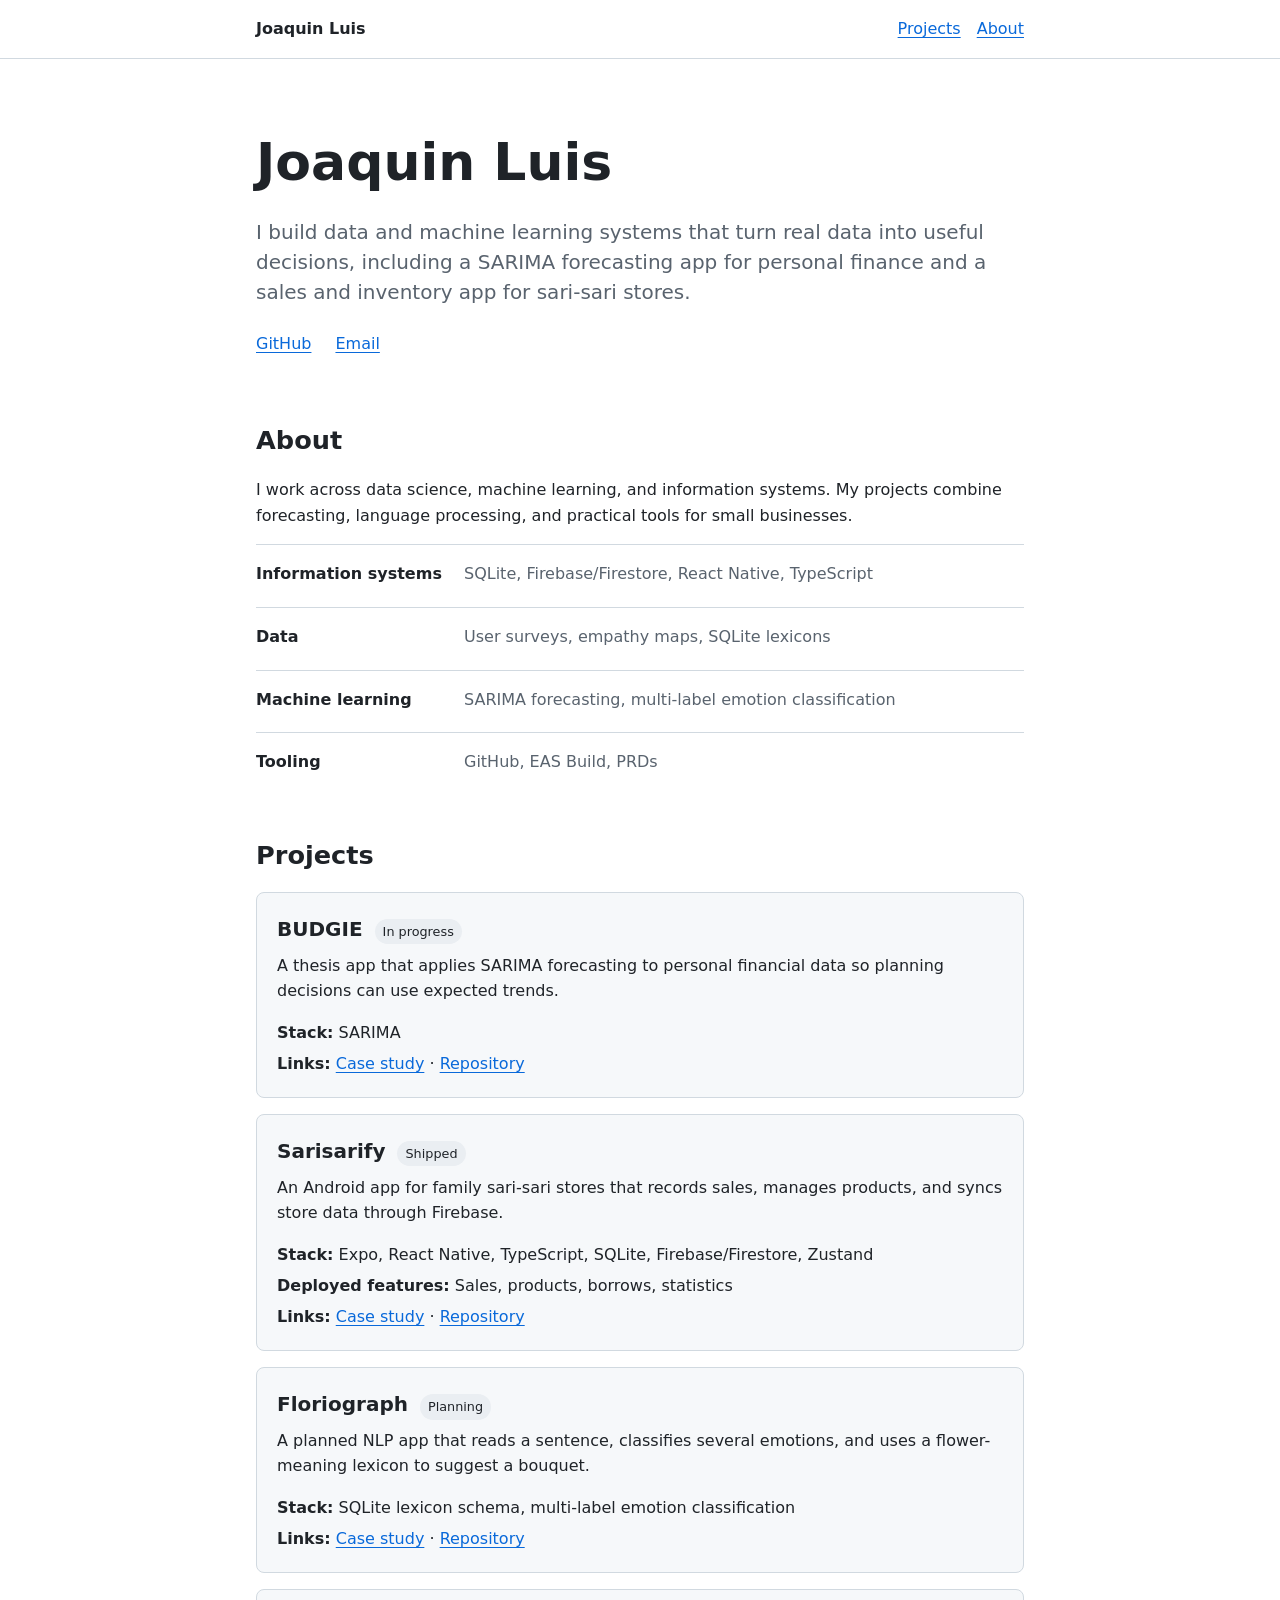
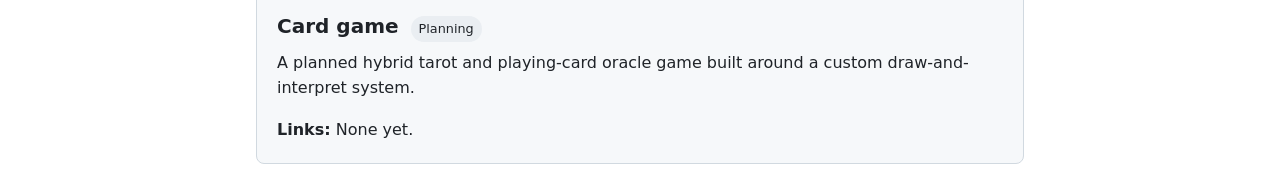
<file: index.html>
<!doctype html>
<html lang="en">
<head>
  <meta charset="utf-8">
  <meta name="viewport" content="width=device-width, initial-scale=1">
  <meta name="description" content="Portfolio of Joaquin Luis, focused on data science, machine learning, and information systems.">
  <meta name="color-scheme" content="light dark">
  <link rel="icon" href="data:,">
  <title>Joaquin Luis | Data science, ML, and information systems</title>
  <link rel="stylesheet" href="style.css">
</head>
<body>
  <a class="skip-link" href="#main">Skip to content</a>
  <header class="site-header">
    <div class="wrap header-inner">
      <a class="site-title" href="index.html">Joaquin Luis</a>
      <nav class="site-nav" aria-label="Primary">
        <a href="#projects">Projects</a>
        <a href="#about">About</a>
      </nav>
    </div>
  </header>

  <main id="main">
    <section class="wrap intro" aria-labelledby="intro-title">
      <h1 id="intro-title">Joaquin Luis</h1>
      <p class="summary">I build data and machine learning systems that turn real data into useful decisions, including a SARIMA forecasting app for personal finance and a sales and inventory app for sari-sari stores.</p>
      <ul class="contact-list" aria-label="Contact links">
        <li><a href="https://github.com/JoaquinLuisGuevarra96">GitHub</a></li>
        <li><a href="mailto:joaquinluis.guevarra.96+portfolio@gmail.com">Email</a></li>
      </ul>
    </section>

    <section class="wrap section" id="about" aria-labelledby="about-title">
      <h2 id="about-title">About</h2>
      <p>I work across data science, machine learning, and information systems. My projects combine forecasting, language processing, and practical tools for small businesses.</p>
      <dl class="skills">
        <div>
          <dt>Information systems</dt>
          <dd>SQLite, Firebase/Firestore, React Native, TypeScript</dd>
        </div>
        <div>
          <dt>Data</dt>
          <dd>User surveys, empathy maps, SQLite lexicons</dd>
        </div>
        <div>
          <dt>Machine learning</dt>
          <dd>SARIMA forecasting, multi-label emotion classification</dd>
        </div>
        <div>
          <dt>Tooling</dt>
          <dd>GitHub, EAS Build, PRDs</dd>
        </div>
      </dl>
    </section>

    <section class="wrap section" id="projects" aria-labelledby="projects-title">
      <h2 id="projects-title">Projects</h2>

      <div class="project-list">
        <article class="project-card">
          <div class="project-heading">
            <h3>BUDGIE</h3>
            <p class="status">In progress</p>
          </div>
          <p class="project-summary">A thesis app that applies SARIMA forecasting to personal financial data so planning decisions can use expected trends.</p>
          <div class="meta">
            <p><strong>Stack:</strong> SARIMA</p>
            <p><strong>Links:</strong> <a href="projects/budgie.html">Case study</a> · <a href="https://github.com/VibeCoders-3DCSAD/BUDGIE">Repository</a></p>
          </div>
        </article>

        <article class="project-card">
          <div class="project-heading">
            <h3>Sarisarify</h3>
            <p class="status">Shipped</p>
          </div>
          <p class="project-summary">An Android app for family sari-sari stores that records sales, manages products, and syncs store data through Firebase.</p>
          <div class="meta">
            <p><strong>Stack:</strong> Expo, React Native, TypeScript, SQLite, Firebase/Firestore, Zustand</p>
            <p><strong>Deployed features:</strong> Sales, products, borrows, statistics</p>
            <p><strong>Links:</strong> <a href="projects/sarisarify.html">Case study</a> · <a href="https://github.com/JoaquinLuisGuevarra96/Sarisarify">Repository</a></p>
          </div>
        </article>

        <article class="project-card">
          <div class="project-heading">
            <h3>Floriograph</h3>
            <p class="status">Planning</p>
          </div>
          <p class="project-summary">A planned NLP app that reads a sentence, classifies several emotions, and uses a flower-meaning lexicon to suggest a bouquet.</p>
          <div class="meta">
            <p><strong>Stack:</strong> SQLite lexicon schema, multi-label emotion classification</p>
            <p><strong>Links:</strong> <a href="projects/floriograph.html">Case study</a> · <a href="https://github.com/JoaquinLuisGuevarra96/project-floriograph">Repository</a></p>
          </div>
        </article>

        <article class="project-card">
          <div class="project-heading">
            <h3>Card game</h3>
            <p class="status">Planning</p>
          </div>
          <p class="project-summary">A planned hybrid tarot and playing-card oracle game built around a custom draw-and-interpret system.</p>
          <div class="meta">
            <p><strong>Links:</strong> None yet.</p>
          </div>
        </article>
      </div>
    </section>
  </main>
</body>
</html>
</file>
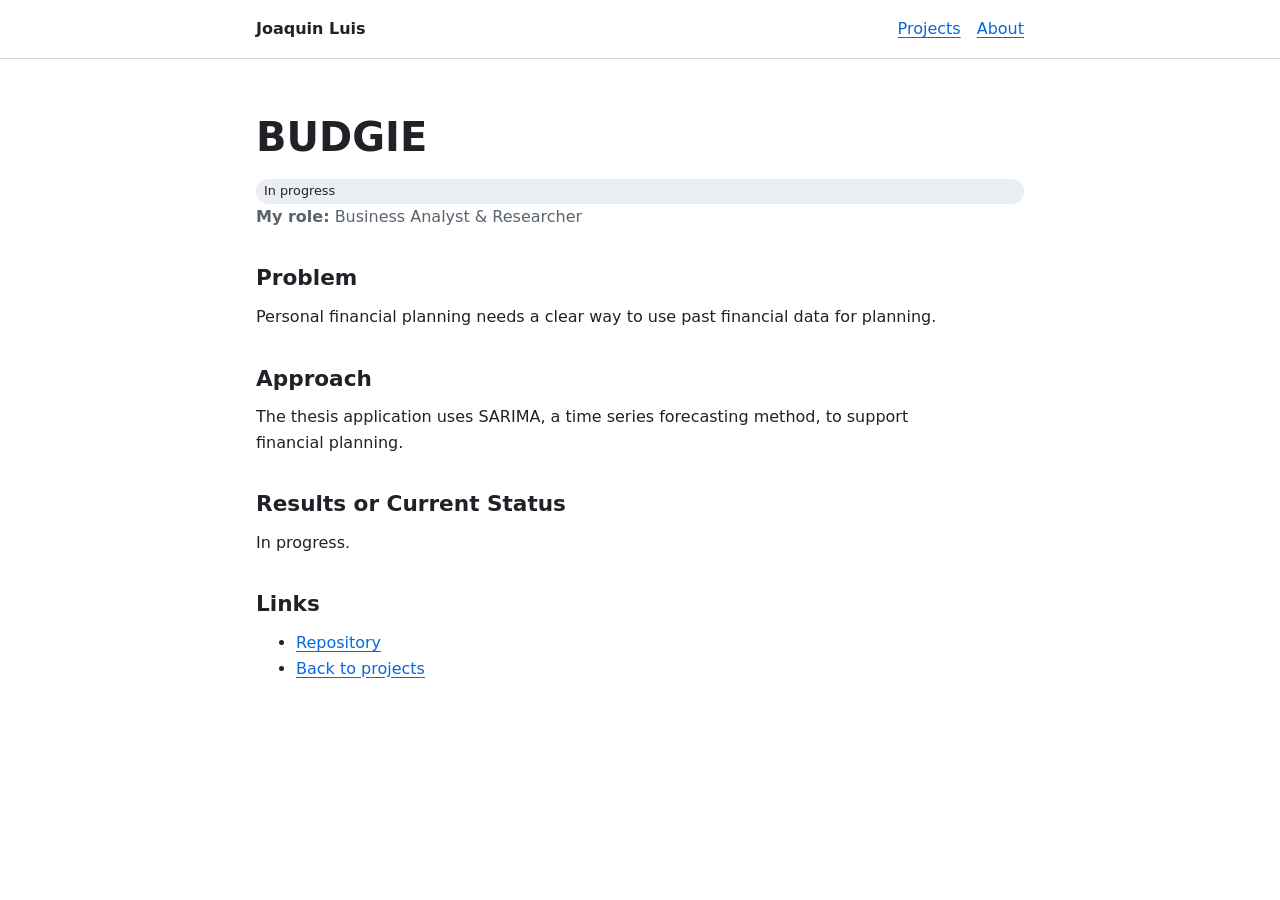
<file: projects/budgie.html>
<!doctype html>
<html lang="en">
<head>
  <meta charset="utf-8">
  <meta name="viewport" content="width=device-width, initial-scale=1">
  <meta name="description" content="Case study for BUDGIE, a personal financial management application using SARIMA.">
  <meta name="color-scheme" content="light dark">
  <link rel="icon" href="data:,">
  <title>BUDGIE | Case study | Joaquin Luis</title>
  <link rel="stylesheet" href="../style.css">
</head>
<body>
  <a class="skip-link" href="#main">Skip to content</a>
  <header class="site-header">
    <div class="wrap header-inner">
      <a class="site-title" href="../index.html">Joaquin Luis</a>
      <nav class="site-nav" aria-label="Primary">
        <a href="../index.html#projects">Projects</a>
        <a href="../index.html#about">About</a>
      </nav>
    </div>
  </header>

  <main id="main" class="wrap case-study">
    <article>
      <header class="case-header">
        <h1>BUDGIE</h1>
        <p class="status">In progress</p>
        <p class="role"><strong>My role:</strong> Business Analyst &amp; Researcher</p>
      </header>

      <section class="case-section" aria-labelledby="problem-title">
        <h2 id="problem-title">Problem</h2>
        <p>Personal financial planning needs a clear way to use past financial data for planning.</p>
      </section>

      <section class="case-section" aria-labelledby="approach-title">
        <h2 id="approach-title">Approach</h2>
        <p>The thesis application uses SARIMA, a time series forecasting method, to support financial planning.</p>
      </section>

      <section class="case-section" aria-labelledby="results-title">
        <h2 id="results-title">Results or Current Status</h2>
        <p>In progress.</p>
      </section>

      <section class="case-section" aria-labelledby="links-title">
        <h2 id="links-title">Links</h2>
        <ul>
          <li><a href="https://github.com/VibeCoders-3DCSAD/BUDGIE">Repository</a></li>
          <li><a href="../index.html#projects">Back to projects</a></li>
        </ul>
      </section>
    </article>
  </main>
</body>
</html>
</file>
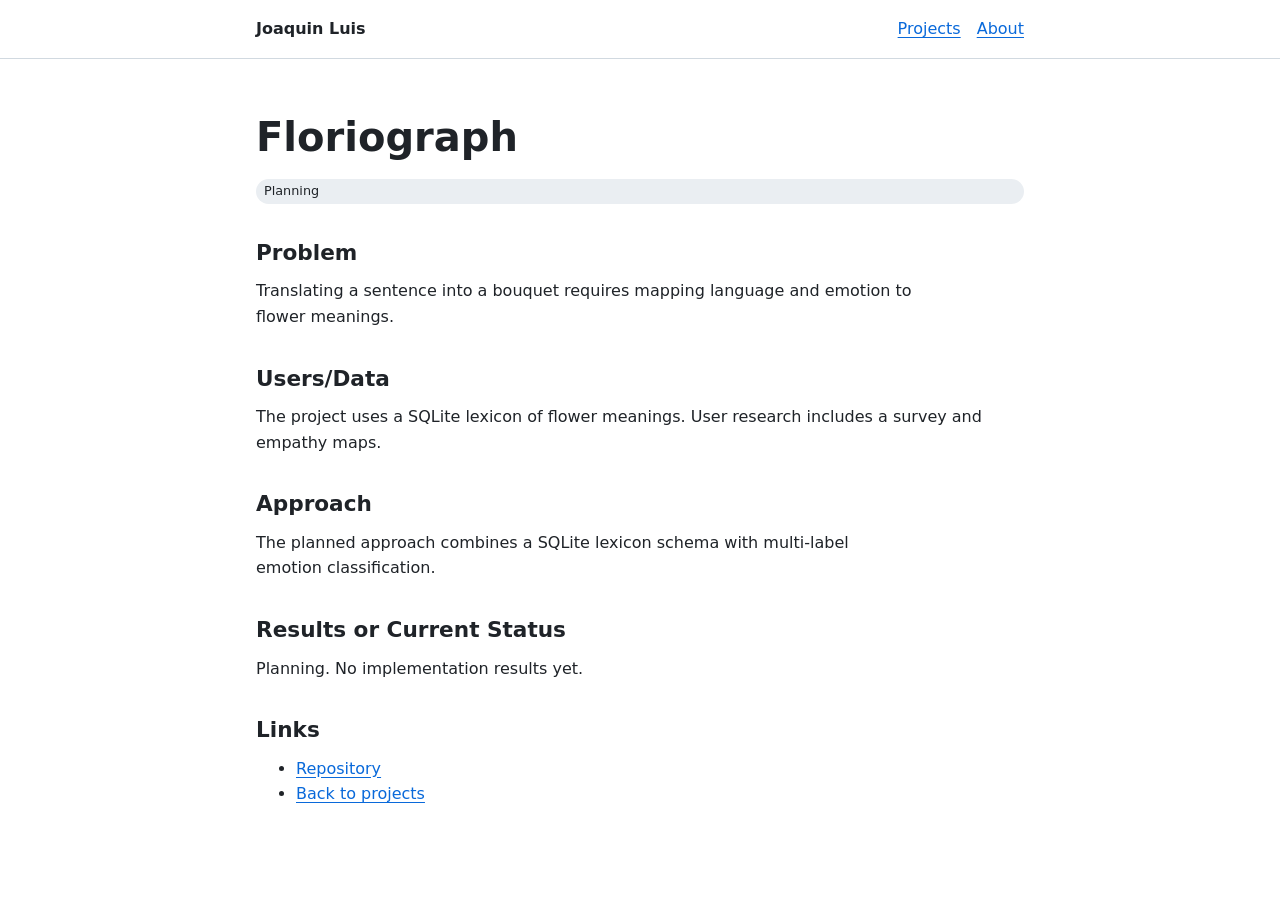
<file: projects/floriograph.html>
<!doctype html>
<html lang="en">
<head>
  <meta charset="utf-8">
  <meta name="viewport" content="width=device-width, initial-scale=1">
  <meta name="description" content="Case study for Floriograph, an NLP app that translates a sentence into a bouquet via floriography.">
  <meta name="color-scheme" content="light dark">
  <link rel="icon" href="data:,">
  <title>Floriograph | Case study | Joaquin Luis</title>
  <link rel="stylesheet" href="../style.css">
</head>
<body>
  <a class="skip-link" href="#main">Skip to content</a>
  <header class="site-header">
    <div class="wrap header-inner">
      <a class="site-title" href="../index.html">Joaquin Luis</a>
      <nav class="site-nav" aria-label="Primary">
        <a href="../index.html#projects">Projects</a>
        <a href="../index.html#about">About</a>
      </nav>
    </div>
  </header>

  <main id="main" class="wrap case-study">
    <article>
      <header class="case-header">
        <h1>Floriograph</h1>
        <p class="status">Planning</p>
      </header>

      <section class="case-section" aria-labelledby="problem-title">
        <h2 id="problem-title">Problem</h2>
        <p>Translating a sentence into a bouquet requires mapping language and emotion to flower meanings.</p>
      </section>

      <section class="case-section" aria-labelledby="users-data-title">
        <h2 id="users-data-title">Users/Data</h2>
        <p>The project uses a SQLite lexicon of flower meanings. User research includes a survey and empathy maps.</p>
      </section>

      <section class="case-section" aria-labelledby="approach-title">
        <h2 id="approach-title">Approach</h2>
        <p>The planned approach combines a SQLite lexicon schema with multi-label emotion classification.</p>
      </section>

      <section class="case-section" aria-labelledby="results-title">
        <h2 id="results-title">Results or Current Status</h2>
        <p>Planning. No implementation results yet.</p>
      </section>

      <section class="case-section" aria-labelledby="links-title">
        <h2 id="links-title">Links</h2>
        <ul>
          <li><a href="https://github.com/JoaquinLuisGuevarra96/project-floriograph">Repository</a></li>
          <li><a href="../index.html#projects">Back to projects</a></li>
        </ul>
      </section>
    </article>
  </main>
</body>
</html>
</file>
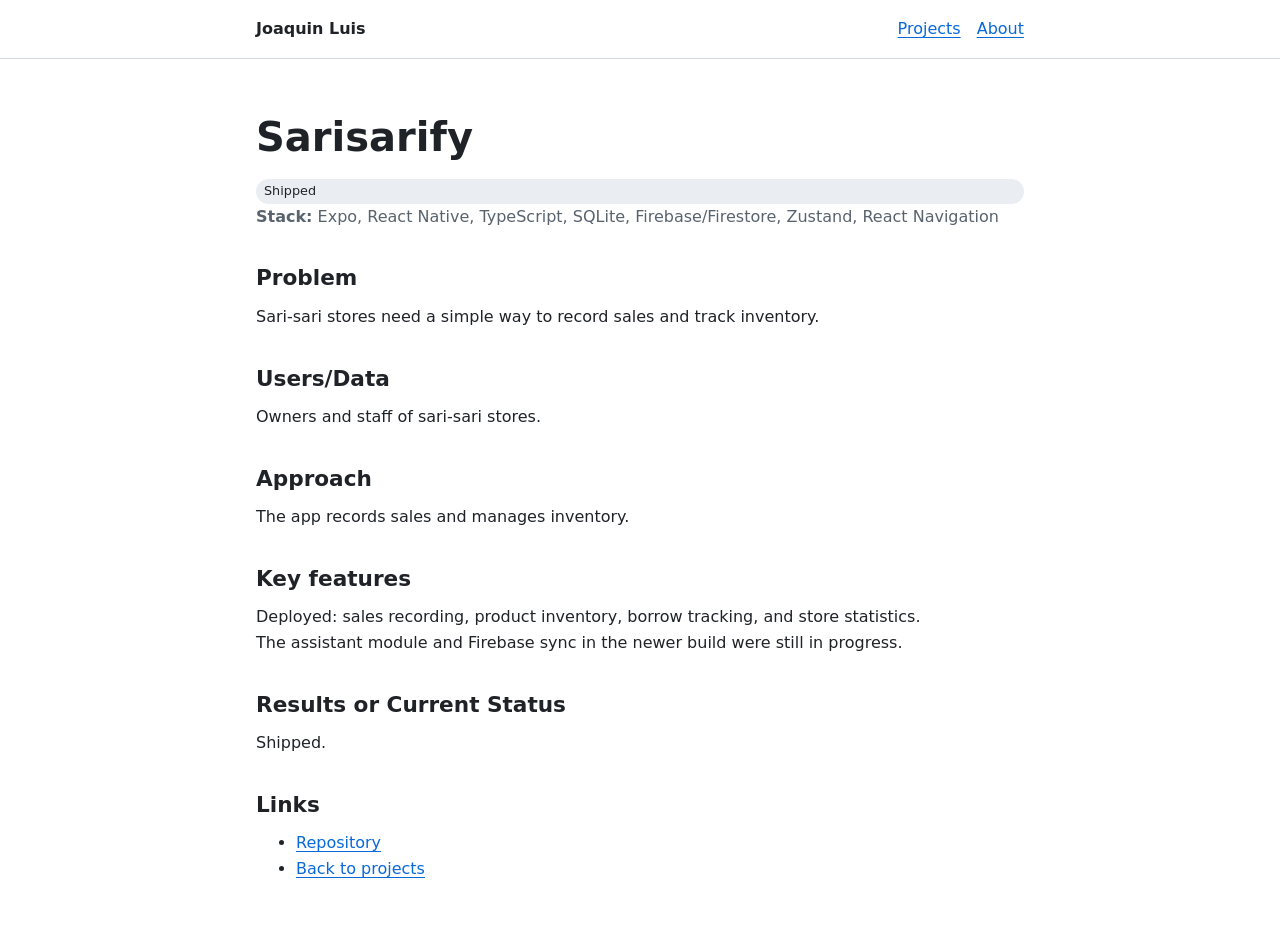
<file: projects/sarisarify.html>
<!doctype html>
<html lang="en">
<head>
  <meta charset="utf-8">
  <meta name="viewport" content="width=device-width, initial-scale=1">
  <meta name="description" content="Case study for Sarisarify, a sales recording and inventory management app for sari-sari stores.">
  <meta name="color-scheme" content="light dark">
  <link rel="icon" href="data:,">
  <title>Sarisarify | Case study | Joaquin Luis</title>
  <link rel="stylesheet" href="../style.css">
</head>
<body>
  <a class="skip-link" href="#main">Skip to content</a>
  <header class="site-header">
    <div class="wrap header-inner">
      <a class="site-title" href="../index.html">Joaquin Luis</a>
      <nav class="site-nav" aria-label="Primary">
        <a href="../index.html#projects">Projects</a>
        <a href="../index.html#about">About</a>
      </nav>
    </div>
  </header>

  <main id="main" class="wrap case-study">
    <article>
      <header class="case-header">
        <h1>Sarisarify</h1>
        <p class="status">Shipped</p>
        <p class="stack"><strong>Stack:</strong> Expo, React Native, TypeScript, SQLite, Firebase/Firestore, Zustand, React Navigation</p>
      </header>

      <section class="case-section" aria-labelledby="problem-title">
        <h2 id="problem-title">Problem</h2>
        <p>Sari-sari stores need a simple way to record sales and track inventory.</p>
      </section>

      <section class="case-section" aria-labelledby="users-data-title">
        <h2 id="users-data-title">Users/Data</h2>
        <p>Owners and staff of sari-sari stores.</p>
      </section>

      <section class="case-section" aria-labelledby="approach-title">
        <h2 id="approach-title">Approach</h2>
        <p>The app records sales and manages inventory.</p>
      </section>

      <section class="case-section" aria-labelledby="features-title">
        <h2 id="features-title">Key features</h2>
        <p>Deployed: sales recording, product inventory, borrow tracking, and store statistics.</p>
        <p>The assistant module and Firebase sync in the newer build were still in progress.</p>
      </section>

      <section class="case-section" aria-labelledby="results-title">
        <h2 id="results-title">Results or Current Status</h2>
        <p>Shipped.</p>
      </section>

      <section class="case-section" aria-labelledby="links-title">
        <h2 id="links-title">Links</h2>
        <ul>
          <li><a href="https://github.com/JoaquinLuisGuevarra96/Sarisarify">Repository</a></li>
          <li><a href="../index.html#projects">Back to projects</a></li>
        </ul>
      </section>
    </article>
  </main>
</body>
</html>
</file>
<file: style.css>
:root {
  color-scheme: light dark;
  --bg: #ffffff;
  --surface: #f6f8fa;
  --text: #1f2328;
  --muted: #59636e;
  --border: #d1d9e0;
  --link: #0969da;
  --tag-bg: #eaeef2;
  --tag-text: #1f2328;
}

@media (prefers-color-scheme: dark) {
  :root {
    --bg: #0d1117;
    --surface: #161b22;
    --text: #e6edf3;
    --muted: #9198a1;
    --border: #30363d;
    --link: #58a6ff;
    --tag-bg: #21262d;
    --tag-text: #e6edf3;
  }
}

* {
  box-sizing: border-box;
}

html {
  font-family: system-ui, -apple-system, "Segoe UI", Roboto, Helvetica, Arial, sans-serif;
  line-height: 1.6;
}

body {
  margin: 0;
  background: var(--bg);
  color: var(--text);
  line-height: 1.6;
}

p {
  text-wrap: pretty;
}

a {
  color: var(--link);
  text-underline-offset: 0.18em;
}

a:hover {
  text-decoration-thickness: 2px;
}

:focus-visible {
  outline: 2px solid var(--link);
  outline-offset: 3px;
}

.wrap {
  width: min(100% - 2rem, 48rem);
  margin-inline: auto;
}

.skip-link {
  position: absolute;
  left: -9999px;
}

.skip-link:focus {
  left: 1rem;
  top: 1rem;
  z-index: 1;
  padding: 0.5rem 0.75rem;
  background: var(--bg);
  border: 1px solid var(--border);
}

.site-header {
  border-bottom: 1px solid var(--border);
}

.header-inner {
  display: flex;
  flex-wrap: wrap;
  align-items: center;
  justify-content: space-between;
  gap: 0.5rem 1.5rem;
  padding-block: 1rem;
}

.site-title {
  color: var(--text);
  font-weight: 700;
  text-decoration: none;
}

.site-nav {
  display: flex;
  flex-wrap: wrap;
  gap: 0.5rem 1rem;
}

.intro {
  padding-block: 4rem 2rem;
}

.intro h1 {
  margin: 0 0 1rem;
  font-size: clamp(2rem, 8vw, 3.25rem);
  line-height: 1.5;
}

.summary {
  margin: 0 0 1.5rem;
  color: var(--muted);
  font-size: 1.25rem;
  line-height: 1.5;
}

.contact-list {
  display: flex;
  flex-wrap: wrap;
  gap: 0.5rem 1.5rem;
  margin: 0;
  padding: 0;
  list-style: none;
}

.section {
  padding-block: 2rem 1rem;
}

.section h2,
.case-section h2 {
  margin: 0 0 1rem;
  font-size: 1.6rem;
}

.skills {
  display: grid;
  gap: 0.5rem;
  margin: 1rem 0 0;
}

.skills div {
  display: grid;
  grid-template-columns: minmax(9rem, 12rem) 1fr;
  gap: 0.25rem 1rem;
  padding-top: 1rem;
  padding-bottom: 0.75rem;
  border-top: 1px solid var(--border);
}

.skills dt {
  font-weight: 700;
}

.skills dd {
  margin: 0;
  color: var(--muted);
}

.project-list {
  display: grid;
  gap: 1rem;
}

.project-card {
  padding: 1.25rem;
  background: var(--surface);
  border: 1px solid var(--border);
  border-radius: 0.5rem;
}

.project-heading {
  display: flex;
  flex-wrap: wrap;
  align-items: baseline;
  gap: 0.5rem 0.75rem;
  margin-bottom: 0.5rem;
}

.project-heading h3 {
  margin: 0;
  font-size: 1.25rem;
}

.status {
  margin: 0;
  padding: 0.15rem 0.5rem;
  background: var(--tag-bg);
  border-radius: 999px;
  color: var(--tag-text);
  font-size: 0.8rem;
}

.project-summary {
  margin: 0 0 1rem;
}

.meta {
  display: grid;
  gap: 0.35rem;
}

.meta p {
  margin: 0;
}

.case-study {
  padding-block: 3rem 1rem;
}

.case-header {
  margin-bottom: 2rem;
}

.case-header h1 {
  margin: 0 0 0.75rem;
  font-size: clamp(1.8rem, 6vw, 2.5rem);
  line-height: 1.5;
}

.case-header .stack,
.case-header .role {
  margin: 0;
  color: var(--muted);
}

.case-section {
  margin-block: 2rem;
}

.case-section h2 {
  margin-bottom: 0.5rem;
  font-size: 1.35rem;
}

.case-section p,
.case-section ul {
  margin: 0;
}

@media (max-width: 32rem) {
  .skills div {
    grid-template-columns: 1fr;
    gap: 0;
  }
}
</file>
